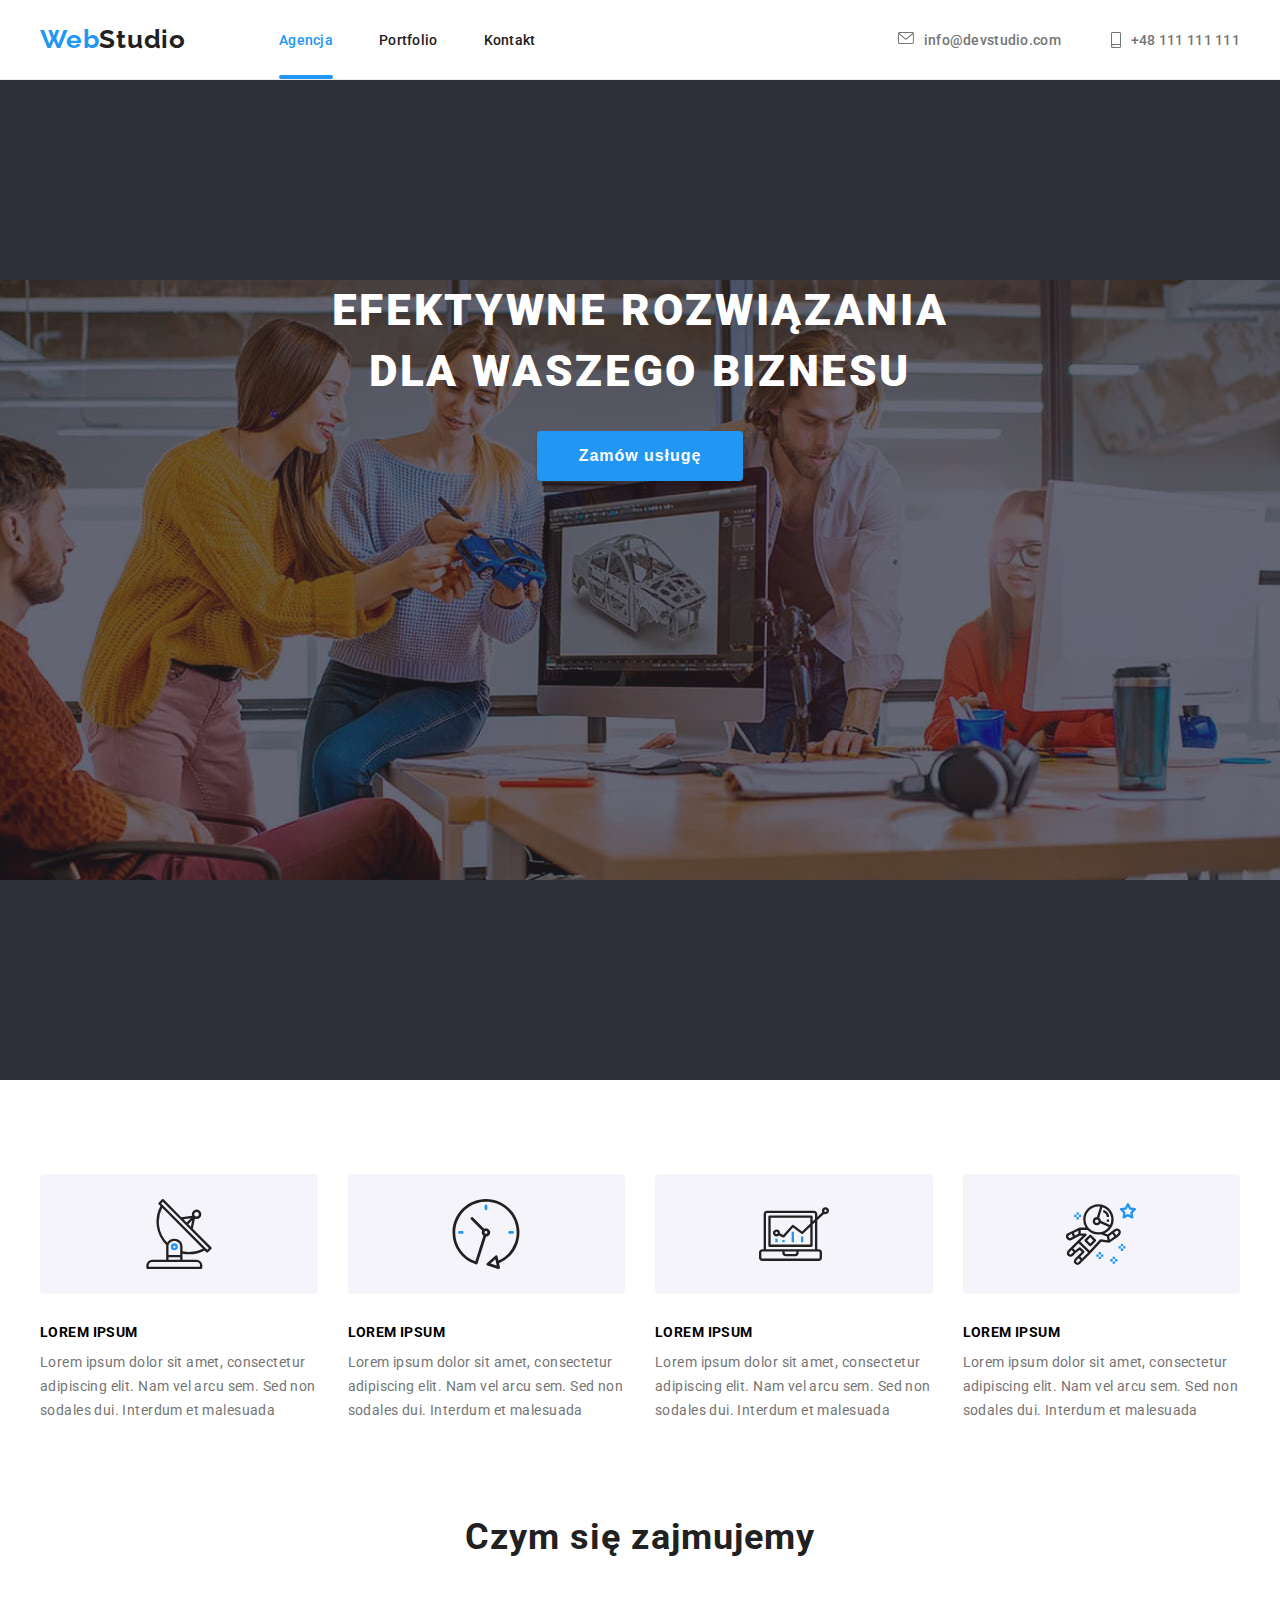
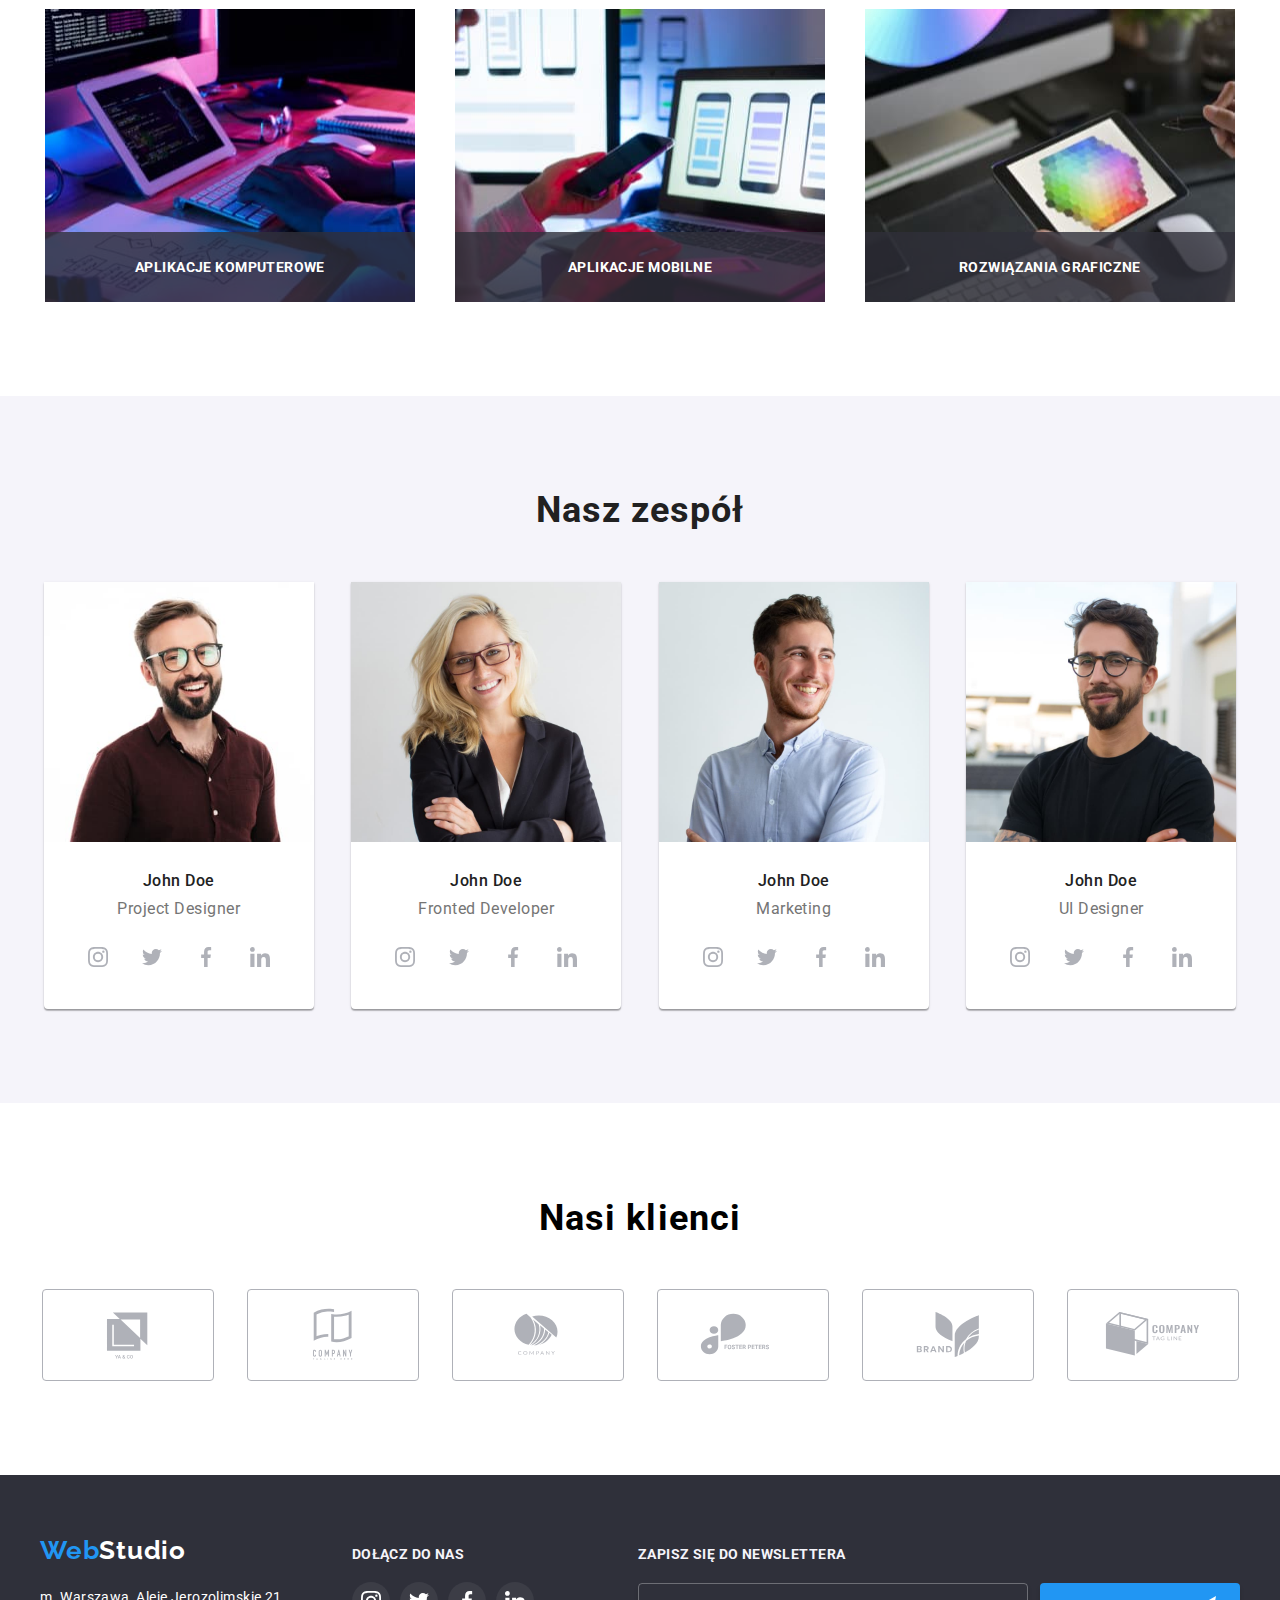
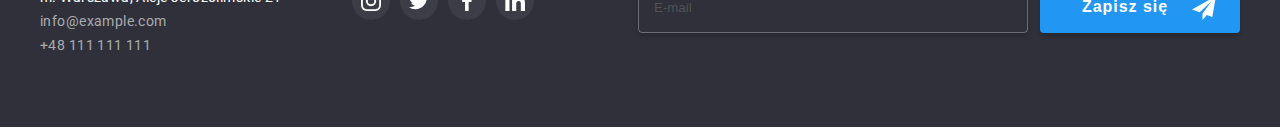
<file: index.html>
<!DOCTYPE html>
<html lang="pl">
    <head>
        <meta charset="utf-8" />
        <meta http-equiv="X-UA-Compatible" content="IE=edge" />
        <meta name="vievport" content="width=device-width, initial-scale=1.0" />
        <link
            rel="stylesheet"
            href="https://cdnjs.cloudflare.com/ajax/libs/modern-normalize/1.1.0/modern-normalize.min.css"
            integrity="sha512-wpPYUAdjBVSE4KJnH1VR1HeZfpl1ub8YT/NKx4PuQ5NmX2tKuGu6U/JRp5y+Y8XG2tV+wKQpNHVUX03MfMFn9Q=="
            crossorigin="anonymous"
            referrerpolicy="no-referrer" />
        <link rel="preconnect" href="https://fonts.googleapis.com" />
        <link rel="preconnect" href="https://fonts.gstatic.com" crossorigin/>
        <link 
        rel="stylesheet"
        href="https://fonts.googleapis.com/css2?family=Raleway:wght@700&family=Roboto:wght@400;500;700;900&display=swap" />
        <link rel="stylesheet" href="./css/styles.css" />
        <title>Zadanie domowe 6</title>
    </head>
    <body>
        <header class="header-menu">
        <div class="container menu">
             <a class="top-title" href="./index.html">Web<span class="studios">Studio</span></a>      
            <!-- Logo -->
            <nav class="menu-links">
                <ul class="list">
                    <li>
                        <a class="menu-link link-active" href="./index.html">Agencja</a>
                    </li>
                    <li>
                        <a class="menu-link" href="./portfolio.html">Portfolio</a>
                    </li>
                    <li>
                        <a class="menu-link" href="#">Kontakt</a>
                    </li>
                </ul>
            </nav>
            <ul class="social-links">
                <li>
                    <a class="link" href="mailto:info@devstudio.com">
                        <svg class="icon" width="16px" height="12px">
                        <use href="./images/icons.svg#icon-envelope">
                        </use>
                    </svg>
                    info@devstudio.com</a>
                </li>
                <li>
                    <a class="link" href="tel:+48111111111"><svg class="icon" width="10px" height="16px">
                        <use href="./images/icons.svg#icon-smartphone">
                        </use>
                    </svg>
                    +48 111 111 111</a>
                </li>
            </ul>
        </div>
        </header>
        <main>
            <section class="main-first">
            <div class="container con-first">
                <h1 class="main-first-text">EFEKTYWNE ROZWIĄZANIA DLA WASZEGO BIZNESU</h1>
                <button data-modal-open class="button-primary" type="button">Zamów usługę</button>
            <div class="backdrop is-hidden" data-modal>
                <div class="modal">
                    <p class="modal-text">Zostaw swoje dane w formularzu poniżej</p>
                    <form class="modal-form">
                        <div class="modal-list">
                        <label class="modal-lab">
                            <p>Imię</p>
                            <div class="modal-form-input">
                                <svg width="18px" height="18px" class="modal-icon">
                                    <use href="./images/symbol-defs.svg#icon-person-black-18dp-1"></use>
                                </svg>
                                <input type="text" name="name" class="modal-input" />
                            </div>
                        </label>
                        <label classs="modal-lab">
                            <p>Telefon</p>
                            <div class="modal-form-input">
                                <svg width="18px" height="18px" class="modal-icon">
                                    <use href="./images/symbol-defs.svg#icon-phone-black-18dp-1"></use>
                                </svg>
                                <input type="tel" name="telephone" class="modal-input" />
                            </div>
                        </label>
                        <label class="modal-lab">
                            <p>E-mail</p>
                            <div class="modal-form-input">
                                <svg width="18px" height="18px" class="modal-icon">
                                    <use href="./images/symbol-defs.svg#icon-email-black-18dp-1"></use>
                                </svg>
                                <input type="email" name="email" class="modal-input" />
                            </div>
                        </label>
                        <label>
                            <p>Komentarz</p>
                            <div class="modal-form-input">
                                <textarea
                                   type="text"
                                   name="comment"
                                   rows="6"
                                   placeholder="Wprowadź tekst"
                                   class="modal-input"></textarea>
                            </div>
                        </label>
                        </div>
                        <div class="checkbox">
                            <input
                              type="checkbox"
                              id="check"
                              name="checkbox"
                              class="checkbox-input" />
                            <label class="checkbox-label" for="check">
                                <svg width="13px" height="10px" class="checkbox-icon">
                                    <use href="./images/icon-check.svg#icon-checkbox"></use>
                                </svg>
                            </label>
                            <p class="checkbox-text">
                                Oświadczam iż akceptuję
                                <a href="#" class="checkbox-link">Regulamin</a> i
                                <a href="#" class="checkbox-link">Politykę Prywatności.</a>
                            </p>
                        </div>
                        <button type="submit" class="button-send">Wyślij</button>
                    </form>
                    <button class="icon-modal-close" data-modal-close>
                            <svg class="icon-svg" width="17px" height="17px">
                                <use href="./images/close-black.svg#X">
                                </use>
                            </svg>
                        </use>
                    </button>
                </div>
            </div>
            </div>
            </section>
            <section class="section descriptions">
            <div class="container">
                <ul class="desc-list">
                    <li>
                        <div class="icon-desc">
                            <svg width="70px" height="70px">
                                <use href="./images/icons.svg#icon-antenna">
                                </use>
                            </svg>
                        </div>
                        <h2 class="descriptions-name">LOREM IPSUM</h2>
                        <p class="descriptions-text">
                            Lorem ipsum dolor sit amet, consectetur adipiscing elit.
                            Nam vel arcu sem. Sed non sodales dui.
                            Interdum et malesuada
                        </p>
                    </li>
                    <li>
                        <div class="icon-desc">
                            <svg width="70px" height="70px">
                                <use href="./images/icons.svg#icon-clock">
                                </use>
                            </svg>
                        </div>
                        <h2 class="descriptions-name">LOREM IPSUM</h2>
                        <p class="descriptions-text">
                            Lorem ipsum dolor sit amet, consectetur adipiscing elit.
                            Nam vel arcu sem. Sed non sodales dui.
                            Interdum et malesuada
                        </p>
                    </li>
                    <li>
                        <div class="icon-desc">
                            <svg width="70px" height="70px">
                                <use href="./images/icons.svg#icon-diagram">
                                </use>
                            </svg>
                        </div>
                        <h2 class="descriptions-name">LOREM IPSUM</h2>
                        <p class="descriptions-text">
                            Lorem ipsum dolor sit amet, consectetur adipiscing elit.
                            Nam vel arcu sem. Sed non sodales dui.
                            Interdum et malesuada
                        </p>
                    </li>
                    <li>
                        <div class="icon-desc">
                            <svg width="70px" height="70px">
                                <use href="./images/icons.svg#icon-astronaut">
                                </use>
                            </svg>
                        </div>
                        <h2 class="descriptions-name">LOREM IPSUM</h2>
                        <p class="descriptions-text">
                            Lorem ipsum dolor sit amet, consectetur adipiscing elit.
                            Nam vel arcu sem. Sed non sodales dui.
                            Interdum et malesuada
                        </p>
                    </li>
                </ul>
            </div>
            </section>
            <section class="section work">
            <div class="container">
              <h2 class="work-text">Czym się zajmujemy</h2>
              <ul class="work-list">
                    <li class="work-images">
                    <img 
                      src="./images/programming.jpg"
                      width="370"
                      height="293"
                      alt="Ktoś pisze program na komputerze, korzystając z pomocy tableta i schematu na kartce."
                    />
                    <p class="work-desc">APLIKACJE KOMPUTEROWE</p>
                    </li>
                    <li class="work-images">
                    <img 
                    src="./images/apps.jpg"
                    width="370"
                    height="293"
                    alt="Ktoś zastanawia się nad wyborem wyglądu aplikacji na urządzeniach mobilnych."
                    />
                    <p class="work-desc">APLIKACJE MOBILNE</p>
                    </li>
                    <li class="work-images">
                    <img 
                    src="./images/colours.jpg"
                    width="370"
                    height="293"
                    alt="Wyświetlona jest tabela kolorów na tablecie."
                    />
                    <p class="work-desc">ROZWIĄZANIA GRAFICZNE</p>
                    </li>
                    </ul>
            </div>
            </section>
            <section class="section team">
            <div class="container">
                <h2 class="team-text">Nasz zespół</h2>
                <ul class="team-list">
                    <li class="team-item">
                        <img 
                        src="./images/John.jpg"
                        width="270"
                        height="260"
                        alt="Product Designer"
                        />
                        <div class="fig-team">
                            <h2 class="team-name">John Doe</h2>
                            <p class="team-job">Project Designer</p>
                        <ul class="community">
                            <a href="#" class="com-links">
                                <svg width="20px" height="20px">
                                    <use href="./images/icons.svg#icon-instagram"></use>
                                </svg>
                            </a>
                            <a href="#" class="com-links">
                                <svg width="20px" height="20px">
                                    <use href="./images/icons.svg#icon-twitter"></use>
                                </svg>
                            </a>
                            <a href="#" class="com-links">
                                <svg width="20px" height="20px">
                                    <use href="./images/icons.svg#icon-facebook"></use>
                                </svg>
                            </a>
                            <a href="#" class="com-links">
                                <svg width="20px" height="20px">
                                    <use href="./images/icons.svg#icon-linkedin"></use>
                                </svg>
                            </a>
                        </ul>
                    </div> 
                    </li>
                    <li class="team-item">
                        <img 
                        src="./images/Alice.jpg"
                        width="270"
                        height="260"
                        alt="Fronted Developer"
                        />
                        <div class="fig-team">
                            <h2 class="team-name">John Doe</h2>
                            <p class="team-job">Fronted Developer</p>
                        <div class="community">
                            <a href="#" class="com-links">
                                <svg width="20px" height="20px">
                                    <use href="./images/icons.svg#icon-instagram"></use>
                                </svg>
                            </a>
                            <a href="#" class="com-links">
                                <svg width="20px" height="20px">
                                    <use href="./images/icons.svg#icon-twitter"></use>
                                </svg>
                            </a>
                            <a href="#" class="com-links">
                                <svg width="20px" height="20px">
                                    <use href="./images/icons.svg#icon-facebook"></use>
                                </svg>
                            </a>
                            <a href="#" class="com-links">
                                <svg width="20px" height="20px">
                                    <use href="./images/icons.svg#icon-linkedin"></use>
                                </svg>
                            </a>
                        </div>
                    </div>                   
                    </li>
                    <li class="team-item">
                        <img 
                        src="./images/Rob.jpg"
                        width="270"
                        height="260"
                        alt="Marketing"
                        />
                        <div class="fig-team">
                            <h2 class="team-name">John Doe</h2>
                            <p class="team-job">Marketing</p>
                            <div class="community">
                            <a href="#" class="com-links">
                                <svg width="20px" height="20px">
                                    <use href="./images/icons.svg#icon-instagram"></use>
                                </svg>
                            </a>
                            <a href="#" class="com-links">
                                <svg width="20px" height="20px">
                                    <use href="./images/icons.svg#icon-twitter"></use>
                                </svg>
                            </a>
                            <a href="#" class="com-links">
                                <svg width="20px" height="20px">
                                    <use href="./images/icons.svg#icon-facebook"></use>
                                </svg>
                            </a>
                            <a href="#" class="com-links">
                                <svg width="20px" height="20px">
                                    <use href="./images/icons.svg#icon-linkedin"></use>
                                </svg>
                            </a>
                        </div>
                        </div>
                    </li>
                    <li class="team-item">
                        <img
                        src="./images/Jacob.jpg"
                        width="270"
                        height="260"
                        alt="UI Designer"
                        />
                        <div class="fig-team">
                            <h2 class="team-name">John Doe</h2>
                            <p class="team-job">UI Designer</p>
                            <div class="community">
                            <a href="#" class="com-links">
                                <svg width="20px" height="20px">
                                    <use href="./images/icons.svg#icon-instagram"></use>
                                </svg>
                            </a>
                            <a href="#" class="com-links">
                                <svg width="20px" height="20px">
                                    <use href="./images/icons.svg#icon-twitter"></use>
                                </svg>
                            </a>
                            <a href="#" class="com-links">
                                <svg width="20px" height="20px">
                                    <use href="./images/icons.svg#icon-facebook"></use>
                                </svg>
                            </a>
                            <a href="#" class="com-links">
                                <svg width="20px" height="20px">
                                    <use href="./images/icons.svg#icon-linkedin"></use>
                                </svg>
                            </a>
                        </div>
                        </div>
                    </li>
                </ul>
            </div>
            </section>
            <section class="section">
                <div class="container">
                    <h2 class="clients-text">Nasi klienci</h2>
                    <ul class="clients">
                        <li class="clients-item">
                            <a href="#" class="clients-link">
                                <svg class="clients-icon" width="106px" height="60px">
                                    <use href="./images/icons.svg#icon-logo-1">
                                    </use>
                                </svg>
                            </a>
                        </li>
                        <li class="clients-item">
                            <a href="#" class="clients-link">
                                <svg class="clients-icon" width="106px" height="60px">
                                    <use href="./images/icons.svg#icon-logo-2">
                                    </use>
                                </svg>
                            </a>
                        </li>
                        <li class="clients-item">
                            <a href="#" class="clients-link">
                                <svg class="clients-icon" width="106px" height="60px">
                                    <use href="./images/icons.svg#icon-logo-3">
                                    </use>
                                </svg>
                            </a>
                        </li>
                        <li class="clients-item">
                            <a href="#" class="clients-link">
                                <svg class="clients-icon" width="106px" height="60px">
                                    <use href="./images/icons.svg#icon-logo-4">
                                    </use>
                                </svg>
                            </a>
                        </li>
                        <li class="clients-item">
                            <a href="#" class="clients-link">
                                <svg class="clients-icon" width="106px" height="60px">
                                    <use href="./images/icons.svg#icon-logo-5">
                                    </use>
                                </svg>
                            </a>
                        </li>
                        <li class="clients-item">
                            <a href="#" class="clients-link">
                                <svg class="clients-icon" width="106px" height="60px">
                                    <use href="./images/icons.svg#icon-logo-6">
                                    </use>
                                </svg>
                            </a>
                        </li>
                    </ul>
                </div>
                </section>
        </main>
        <footer class="main-footer">
        <div class="container footer-wrap">
        <!-- Logo-->
        <div>
            <a class="title" href="/index.html">Web<span class="studio">Studio</span></a>
            <address class="contact">
            <ul>
              <li class="address-item">m. Warszawa, Aleje Jerozolimskie 21</li>
              <li>
              <a class="links" href="mailto:info@example.com">info@example.com</a>
              </li>
              <li>
              <a class="links" href="tel:+48111111111">+48 111 111 111</a>
              </li>
            </ul>
            </address>
        </div>
        <div class="join-us">
                <p class="join-us-text">DOŁĄCZ DO NAS</p>
                <ul class="com-footer">
                    <a href="#" class="com-link-footer"
                    ><svg width="20px" height="20px">
                      <use href="./images/icons.svg#icon-instagram"></use>
                    </svg>
                  </a>
                  <a href="#" class="com-link-footer"
                  ><svg width="20px" height="20px">
                    <use href="./images/icons.svg#icon-twitter"></use>
                  </svg>
                </a>
                <a href="#" class="com-link-footer"
                ><svg width="20px" height="20px">
                  <use href="./images/icons.svg#icon-facebook"></use>
                </svg>
              </a>
              <a href="#" class="com-link-footer"
              ><svg width="20px" height="20px">
                <use href="./images/icons.svg#icon-linkedin"></use>
              </svg>
            </a>
        </ul>
        </div>
        <form name="singup-form" class="newsletter">
            <p class="newsletter-text">ZAPISZ SIĘ DO NEWSLETTERA</p>
            <div class="news-div">
            <input
                class="newsletter-input"
                type="email"
                name="email"
                placeholder="E-mail"
            />
            <button type="submit" class="button-send">
                Zapisz się 
                <svg width="24px" height="24px" class="newsletter-icon">
                    <use href="./images/symbol-defs.svg#icon-icon-send"></use>
                </svg>
            </button>
            </div>
        </form>
        </div>
        </footer>
        <script src="./js/modal.js"></script>
    </body>
</html>
</file>
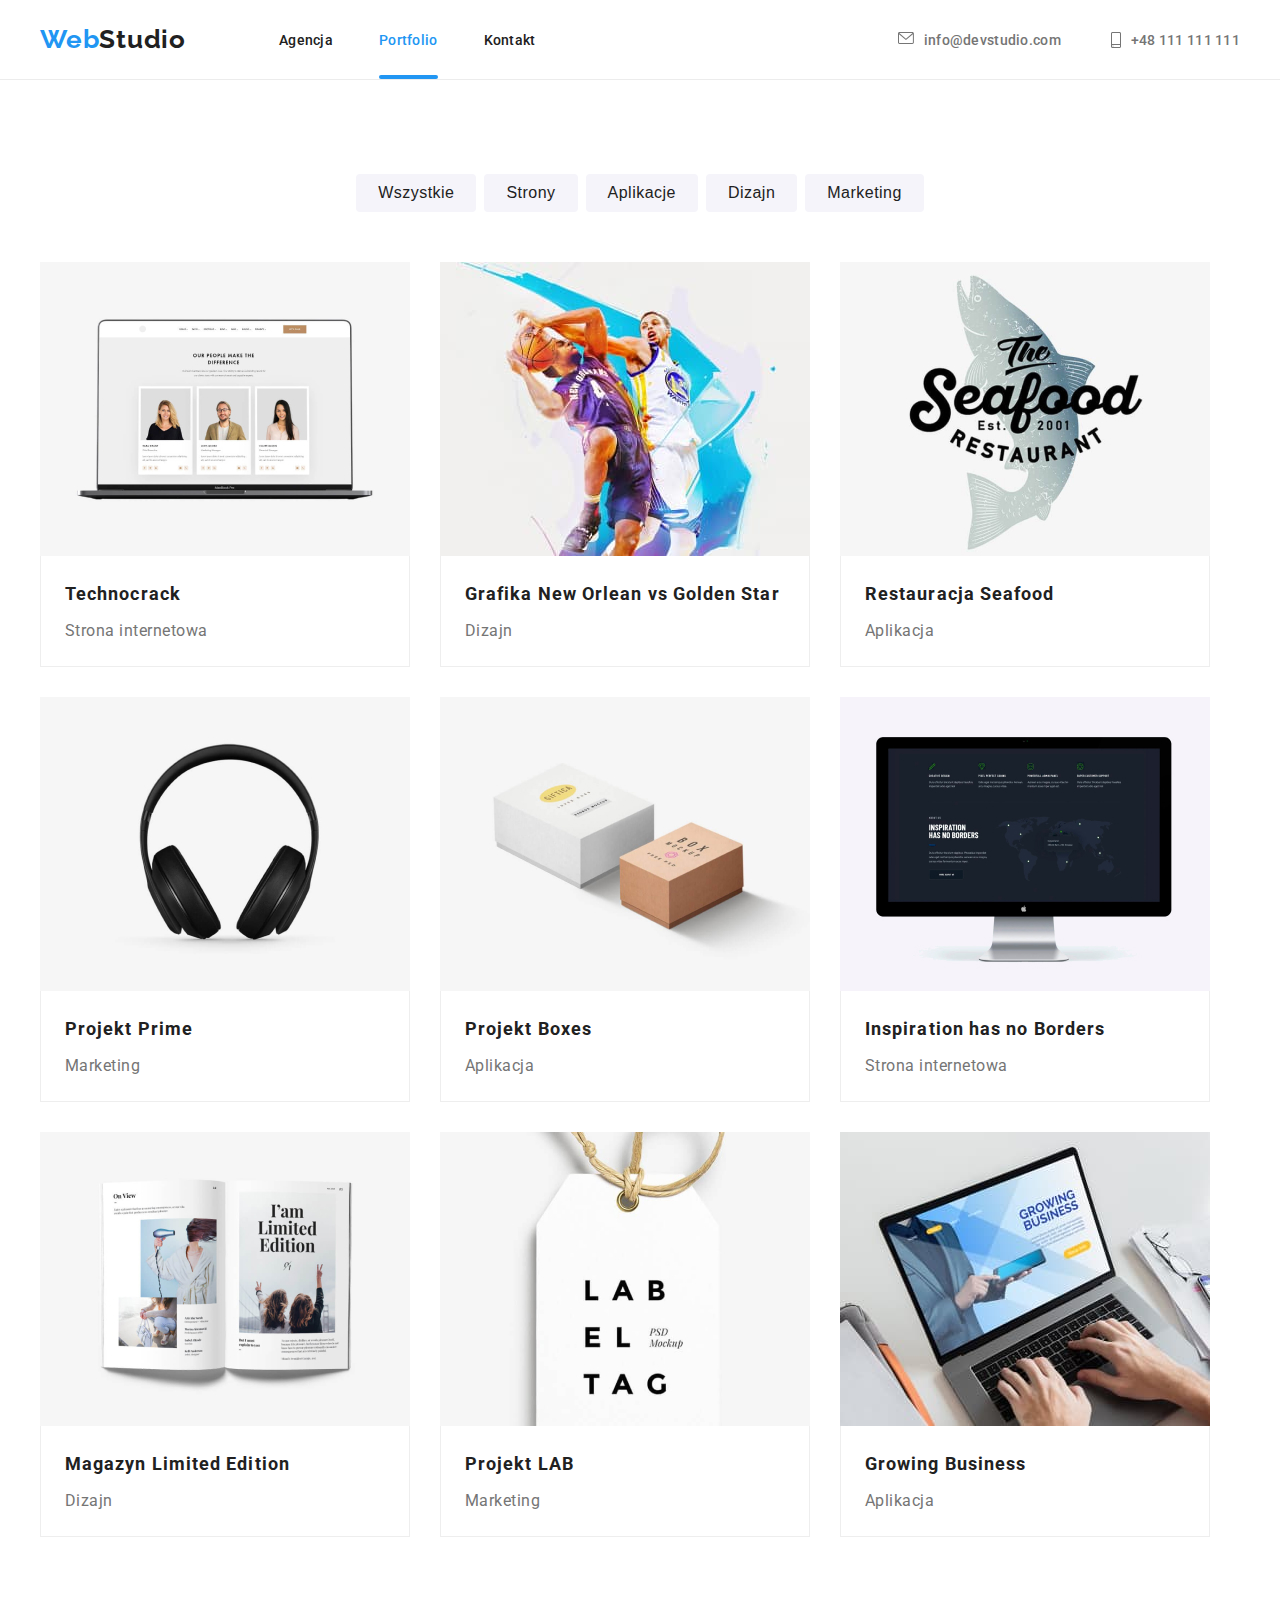
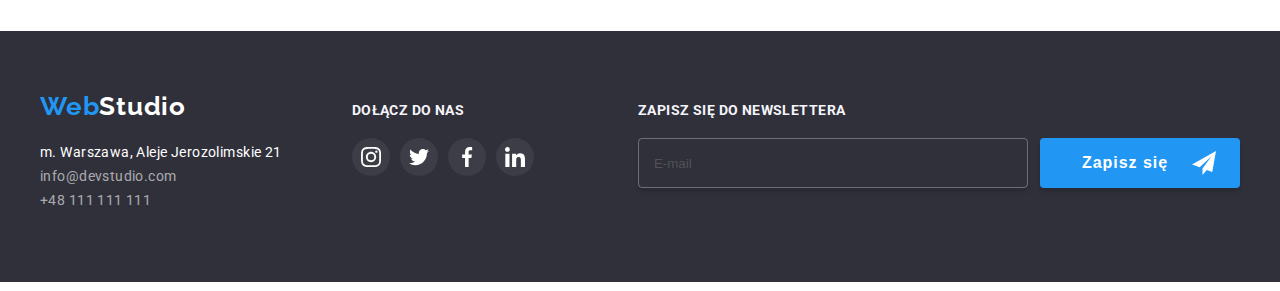
<file: portfolio.html>
<!DOCTYPE html>
<html lang="pl">
    <head>
        <title>Portfolio</title>
        <meta charset="UTF-8" />
        <meta http-equiv="X-UA-Compatible" content="IE=edge" />
        <meta name="viewport" content="width=device-width, initial-scale=1.0" />
        <link
        rel="stylesheet"
        href="https://cdnjs.cloudflare.com/ajax/libs/modern-normalize/1.1.0/modern-normalize.min.css"
        integrity="sha512-wpPYUAdjBVSE4KJnH1VR1HeZfpl1ub8YT/NKx4PuQ5NmX2tKuGu6U/JRp5y+Y8XG2tV+wKQpNHVUX03MfMFn9Q=="
        crossorigin="anonymous"
        referrerpolicy="no-referrer" />
        <link rel="preconnect" href="https://fonts.googleapis.com" />
        <link rel="preconnect" href="https://fonts.gstatic.com" crossorigin />
        <link rel="stylesheet" href="./css/styles.css" />
        <link rel="stylesheet" href="https://fonts.googleapis.com/css2?family=Raleway:wght@700&family=Roboto:wght@400;500;700;900&display=swap" />
    </head>
    <body>
        <header class="header-menu">
          <div class="container menu">
            <a class="top-title" href="./index.html">Web<span class="studios">Studio</span></a>
            <nav class="menu-links">
            <ul class="list">
            <li>
                <a class="menu-link" href="./index.html">Agencja</a>
            </li>
            <li>
                <a class="menu-link link-active" href="./portfolio.html">Portfolio</a>
            </li>
            <li>
                <a class="menu-link" href="#">Kontakt</a>
            </li>
            </ul>
          </nav>
          <ul class="social-links">
            <li>
                <a class="link" href="mailto:info@devstudio.com"><svg class="icon" width="16px" height="12px">
                  <use href="./images/icons.svg#icon-envelope">
                  </use>
              </svg>
              info@devstudio.com</a>
            </li>
            <li>
                <a class="link" href="tel:+48111111111"><svg class="icon" width="10px" height="16px">
                  <use href="./images/icons.svg#icon-smartphone">
                  </use>
              </svg>
              +48 111 111 111</a>
            </li>
          </ul>
          </div>
        </header>
        <main>
          <div class="section">
          <div class="container">
          <ul class="portfolio-buttons">
            <li>
                <button class="buttons" type="button">Wszystkie</button>
            </li>
            <li>
                <button class="buttons" type="button">Strony</button>
            </li>
            <li>
                <button class="buttons" type="button">Aplikacje</button>
            </li>
            <li>
                <button class="buttons" type="button">Dizajn</button>
            </li>
            <li>
                <button class="buttons" type="button">Marketing</button>
            </li>
          </ul>
        </div>
          <div class="container">
            <ul class="portfolio-list">
            <li class="portfolio-items">
            <a href class="portfolio-images">
              <div class="container-port">
              <img src="./images/Technocrack.jpg" alt="Laptop przedstawiający stronę internetową." width="370" height="294" />
            <div class="overlay">
              <p>
                Technocrack jest popularną platformą wykorzystywaną do
                rozpowszechniania koronawirusa. Firmy wykorzystują tę
                platformę do celów szpiegowskich i ataków na
                niezabezpieczone serwery konkurencji
              </p>
            </div>
            </div>
            <div class="portfolio-figa">
                <h2 class="portfolio-name">Technocrack</h2>
                <p class="portfolio-type">Strona internetowa</p>
            </div>
          </a>
            </li>
            <li class="portfolio-items">
            <a href class="portfolio-images">
              <div class="container-port">  
              <img src="./images/NewOrlean.jpg" alt="Dwie drużyny koszykarskie." width="370" height="294" />
            <div class="overlay">
              <p>
                Technocrack jest popularną platformą wykorzystywaną do
                rozpowszechniania koronawirusa. Firmy wykorzystują tę
                platformę do celów szpiegowskich i ataków na
                niezabezpieczone serwery konkurencji
              </p>
            </div>
            </div>
            <div class="portfolio-figa">
                <h2 class="portfolio-name">Grafika New Orlean vs Golden Star</h2>
                <p class="portfolio-type">Dizajn</p>
            </div>
          </a>
            </li>
            <li class="portfolio-items">
            <a href class="portfolio-images">
              <div class="container-port">
              <img src="./images/Seafood.jpg" alt="Logo przedstawiające nazwę restauracji." width="370" height="294" />
              <div class="overlay">
                <p>
                  Technocrack jest popularną platformą wykorzystywaną do
                  rozpowszechniania koronawirusa. Firmy wykorzystują tę
                  platformę do celów szpiegowskich i ataków na
                  niezabezpieczone serwery konkurencji
                </p>
              </div>
              </div>
            <div class="portfolio-figa">
              <h2 class="portfolio-name">Restauracja Seafood</h2>
              <p class="portfolio-type">Aplikacja</p>
            </div>
          </a>
            </li>
            <li class="portfolio-items">
            <a href class="portfolio-images">
              <div class="container-port">
              <img src="./images/Prime.jpg" alt="Czarne słuchawki." width="370" height="294" />
              <div class="overlay">
                <p>
                  Technocrack jest popularną platformą wykorzystywaną do
                  rozpowszechniania koronawirusa. Firmy wykorzystują tę
                  platformę do celów szpiegowskich i ataków na
                  niezabezpieczone serwery konkurencji
                </p>
              </div>
              </div>
            <div class="portfolio-figa">
                <h2 class="portfolio-name">Projekt Prime</h2>
                <p class="portfolio-type">Marketing</p>
            </div>
          </a>
            </li>
            <li class="portfolio-items">
            <a href class="portfolio-images">
              <div class="container-port">
              <img src="./images/Boxes.jpg" alt="Dwa pudełka: różowe i białe." width="370" height="294" />
              <div class="overlay">
                <p>
                  Technocrack jest popularną platformą wykorzystywaną do
                  rozpowszechniania koronawirusa. Firmy wykorzystują tę
                  platformę do celów szpiegowskich i ataków na
                  niezabezpieczone serwery konkurencji
                </p>
              </div>
              </div>
            <div class="portfolio-figa">
                <h2 class="portfolio-name">Projekt Boxes</h2>
                <p class="portfolio-type">Aplikacja</p>
            </div>
          </a>
            </li>
            <li class="portfolio-items">
            <a href class="portfolio-images">
              <div class="container-port">
                <img src="./images/Inspiration.jpg" alt="Monitor rzedstwiający stronę z mapą świata." width="370" height="294" />
                <div class="overlay">
                  <p>
                    Technocrack jest popularną platformą wykorzystywaną do
                    rozpowszechniania koronawirusa. Firmy wykorzystują tę
                    platformę do celów szpiegowskich i ataków na
                    niezabezpieczone serwery konkurencji
                  </p>
                </div>
                </div>
            <div class="portfolio-figa">
                <h2 class="portfolio-name">Inspiration has no Borders</h2>
                <p class="portfolio-type">Strona internetowa</p>
            </div>
          </a>
            </li>
             <li class="portfolio-items">
            <a href class="portfolio-images">
              <div class="container-port">
              <img src="./images/Magazyn.jpg" alt="Magazyn modowy." width="370" height="294" />
              <div class="overlay">
                <p>
                  Technocrack jest popularną platformą wykorzystywaną do
                  rozpowszechniania koronawirusa. Firmy wykorzystują tę
                  platformę do celów szpiegowskich i ataków na
                  niezabezpieczone serwery konkurencji
                </p>
              </div>
              </div>
            <div class="portfolio-figa">
                <h2 class="portfolio-name">Magazyn Limited Edition</h2>
                <p class="portfolio-type">Dizajn</p>
            </div>
          </a>
            </li>
            <li class="portfolio-items">
            <a href class="portfolio-images">
              <div class="container-port">
              <img src="./images/Labb.jpg" alt="Metka." width="370" height="294" />
              <div class="overlay">
                <p>
                  Technocrack jest popularną platformą wykorzystywaną do
                  rozpowszechniania koronawirusa. Firmy wykorzystują tę
                  platformę do celów szpiegowskich i ataków na
                  niezabezpieczone serwery konkurencji
                </p>
              </div>
              </div>
            <div class=portfolio-figa>
                <h2 class="portfolio-name">Projekt LAB</h2>
                <p class="portfolio-type">Marketing</p>
            </div>
          </a>
            </li>
            <li class="portfolio-items">
            <a href class="portfolio-images">
              <div class="container-port">
              <img src="./images/Growing.jpg" alt="Laptop." width="370" height="294" />
              <div class="overlay">
                <p>
                  Technocrack jest popularną platformą wykorzystywaną do
                  rozpowszechniania koronawirusa. Firmy wykorzystują tę
                  platformę do celów szpiegowskich i ataków na
                  niezabezpieczone serwery konkurencji
                </p>
              </div>
              </div>
            <div class="portfolio-figa">
                <h2 class="portfolio-name">Growing Business</h2>
                <p class="portfolio-type">Aplikacja</p>
            </div>
          </a>
            </li>
            </ul>
           </div> 
        </div>
        </main>
        <footer class="main-footer">
        <div class="container footer-wrap">
        <!-- Logo--> 
        <div>
          <a class="title" href="/index.html">Web<span class="studio">Studio</span></a>
          <address class="contact">
            <ul>
              <li class="address-item">m. Warszawa, Aleje Jerozolimskie 21</li>
              <li>
              <a class="links" href="mailto:info@devstudio.com">info@devstudio.com</a>
              </li>
              <li>
              <a class="links" href="tel:+48111111111">+48 111 111 111</a>
              </li>
            </ul>
          </address>
          </div>
          <div class="join-us">
            <p class="join-us-text">DOŁĄCZ DO NAS</p>
            <ul class="com-footer">
                <a href="#" class="com-link-footer">
                  <svg width="20px" height="20px">
                  <use href="./images/icons.svg#icon-instagram">
                  </use>
                </svg>
                </a>
                <a href="#" class="com-link-footer">
                  <svg width="20px" height="20px">
                  <use href="./images/icons.svg#icon-twitter">
                  </use>
                </svg>
                </a>
                <a href="#" class="com-link-footer">
                  <svg width="20px" height="20px">
                  <use href="./images/icons.svg#icon-facebook">
                  </use>
                  </svg>
                </a>
                <a href="#" class="com-link-footer">
                  <svg width="20px" height="20px">
                  <use href="./images/icons.svg#icon-linkedin">
                  </use>
                  </svg>
                </a>
            </ul>
        </div>
        <form name="singup-form" class="newsletter">
          <p class="newsletter-text">ZAPISZ SIĘ DO NEWSLETTERA</p>
          <div class="news-div">
          <input
              class="newsletter-input"
              type="email"
              name="email"
              placeholder="E-mail"
          />      
          <button type="submit" class="button-send">
              Zapisz się 
              <svg width="24px" height="24px" class="newsletter-icon">
                  <use href="./images/symbol-defs.svg#icon-icon-send"></use>
              </svg>
          </button>
          </div>
      </form>
        </div>
        </footer>
      </body>
    </html>
</file>
<file: css/styles.css>
* {
    margin: 0;
    padding: 0;
}
*::before,
*::after {
    box-sizing: border-box;
}
body {
    font-family: Roboto, sans-serif;
    color: black;
    letter-spacing: 0.03em;
    margin-bottom: 9px;
}
.button-primary:hover ,
.button-primary:active {
    cursor: pointer;
}
img {
    display: block;
}
.section {
    padding-top: 94px;
    padding-bottom: 94px;
}
.main-footer {
    background-color: #2F303A;
    color: black;
    padding: 60px 0;
}
.main-first {
    background-image: linear-gradient(rgba(47,48,58,0.4), rgba(47,48,58,0.4)), url("../images/baner.jpg");
    background-position: center;
    background-repeat: no-repeat;
    background-color:#2F303A;
    color: #FFFFFF;
    text-align: center;
    padding: 200px 0;
    max-width: 1600px;
    height: 600px;
    margin: 0 auto;
}
.main-first-text {
    font-weight: 900;
    font-size: 44px;
    line-height: 1.37;
    letter-spacing: 0.06em;
    text-align: center;
    max-width: 696px;
}
.header-menu {
    border-bottom: 1px solid rgba(236, 236, 236, 1);
}
.nav-link:hover,
.nav-link:active,
.nav-link:focus {
    cursor: pointer;
    color: #2196f3;
}
link:hover {
    text-decoration-color: #2196F3;
}
h1 {
    font-size: 44px;
    font-weight: 900;
    line-height: 1.36;
    letter-spacing: 0.03em;
}
.con-first {
    padding-top: 200px;
    padding-bottom: 280px;
    max-width: 696px;
    justify-content: center;
    text-align: center;
    margin: 0 auto;
}
.buttons:hover ,
.buttons:active,
.buttons:focus {
    background-color: #2196F3;
    color: #FFFFFF;
    box-shadow: 0 3px 1px rgba(0, 0, 0, 0.1), 0px 1px 2px rgba(0, 0, 0, 0.08),
    0px 2px 2px rgba(0, 0, 0, 0.12);
}
ul {
    list-style-type: none;
    letter-spacing: 0.03em;
}
.descriptions-name {
    font-weight: 700;
    font-size: 14px;
    line-height: 1.2;
    letter-spacing: 0.03em;
    margin-bottom: 10px;
}
.descriptions-text {
    font-size: 14px;
    line-height: 1.71;
    letter-spacing: 0.03em;
}
button {
    color: #FFFFFF;
    background-color: #2196F3;
    border: #2196F3;
}
.buttons {
    color: #212121;
    background-color:#F5F4FA; 
    cursor: pointer;
    font-size: 16px;
    font-weight: 500;
    line-height: 1.62;
    text-align: center;
    letter-spacing: 0.03em;
    border: none;
    padding: 6px 22px;
    border-radius: 4px;
    transition-property: color, background-color, box-shadow;
    transition-duration: 250ms;
    transition-timing-function: cubic-bezier(0.4, 0, 0.2, 1);
}
p {
    color: #757575;
    letter-spacing: 0.03em;
    font-size: 14px;
    line-height: 1.71;
}
.work-text {
    color: #212121;
    font-size: 36px;
    font-weight: 700;
    line-height: 1.16;
    letter-spacing: 0.03em;
    text-align: center;
    padding-bottom: 50px;
    margin-top: -94px;
}
.work-list {
    list-style-type: none;
    display: flex;
    column-gap: 30px;
    justify-content: space-around;
}
.team {
    text-align: center;
    background: #F5F4FA;
}
.team-list {
    list-style-type: none;
    display: flex;
    column-gap: 30px;
    justify-content: space-around;
}
.team-item {
    box-shadow: 0px 2px 1px 0px rgba(0, 0, 0, 0.2),
    0px 1px 1px 0px rgba(0, 0, 0, 0.14), 0px 1px 3px 0px rgba(0, 0, 0, 0.12);
    border-radius: 0px 0px 4px 4px;
    background-color: #FFFFFF;
}
.fig-team {
    padding: 30px 0;
}
.team-text {
    color: #212121;
    font-size: 36px;
    font-weight: 700;
    line-height: 1.16;
    letter-spacing: 0.03em;
    text-align: center;
    padding-bottom: 50px;
}
.team-name {
    color: #212121;
    font-size: 16px;
    font-weight: 500;
    line-height: 1.18;
    letter-spacing: 0.03em;
    text-align: center;
    margin-bottom: 10px;
}
.team-job {
    color: #757575;
    font-size: 16px;
    line-height: 1.18;
    letter-spacing: 0.03em;
}
.portfolio-name {
    color: #212121;
    font-size: 18px;
    font-weight: 700;
    line-height: 2;
    letter-spacing: 0.06em;
    margin-bottom: 4px;
}
.portfolio-type {
    color: #757575;
    font-size: 16px;
    line-height: 1.87;
    letter-spacing: 0.03em;
    padding-top: 0;
}
.portfolio-buttons {
    list-style-type: none;
    display: flex;
    justify-content: center;
    column-gap: 8px;
    padding-bottom: 50px;
}
.portfolio-list {
    display: flex;
    flex-wrap: wrap;
    list-style-type: none;
    gap: 30px;
    transition-property: box-shadow;
    transition-duration: 250ms;
    transition-timing-function: cubic-bezier(0.4, 0, 0.2, 1);
}
.link-active:after {
    content: "";
    position: absolute;
    background: #2196F3;
    color: #2196F3;
    border-radius: 2px;
    width: 100%;
    height: 4px;
    bottom: 1px;
    left: 0;
}
.portfolio-images {
    display: block;
    transition: box-shadow 250ms;
    text-decoration: none;
}
.portfolio-images:hover,
.portfolio-images:focus {
    box-shadow: 0px 4px 4px rgba(0, 0, 0, 0.25);
}
.portfolio-figa {
    border-bottom: 1px solid  rgba(238, 238, 238, 1);
    border-left: 1px solid  rgba(238, 238, 238, 1);
    border-right: 1px solid  rgba(238, 238, 238, 1);
    padding: 20px 24px 20px 24px;
}
.address-item {
    font-style: normal;
    color: #FFFFFF;
    letter-spacing: 0.03em;
    font-size: 14px;
    line-height: 1.71;
}
.links {
    color:#FFFFFF99;
    text-decoration: none;
    font-style: normal;
    font-size: 14px;
    line-height: 1.71;
    letter-spacing: 0.03em;
}
.links:hover,
.links:active,
.links:focus {
    cursor: pointer;
    color:#2196F3;
}
.footer-wrap {
    display: flex;
    align-items: baseline;
}
.menu-links {
    text-decoration: none; 
    letter-spacing: 0.03em;
    padding-top: 26px;
    padding-bottom: 26px;
}
.social-links {
    display: flex;
    gap: 50px;
    margin-left: auto;
}
.link {
    text-decoration: none;
    color: #757575;
    font-size: 14px;
    font-weight: 500;
    letter-spacing: 0.02em;
    line-height: 1.17;
    display: flex;
    transition-property: color;
    transition-duration: 250ms;
    transition-timing-function: cubic-bezier(0.4, 0, 0.2, 1);
}
.link:hover ,
.link:active,
.link:focus { 
    color: #2196F3;
}
.container-port {
    position: relative;
    overflow: hidden;
}
.container-port:hover .overlay,
.container-port:active .overlay,
.container-port:focus .overlay {
  transform: translateY(0);
  transition: transform 250ms cubic-bezier(0.4, 0, 0.2, 1);
}
.portfolio-images:hover .overlay,
.portfolio-images:focus .overlay {
  transform: translateY(0);
}
.top-title {
    color: #2196F3;
    font-family: Raleway;
    font-size: 26px;
    letter-spacing: 0.03em;
    font-weight: 700;
    line-height: 1.17;
    text-decoration: none;
    padding-top: 24px;
    padding-bottom: 25px;
    margin-right: 93px;
}
.title {
    color: #2196F3;
    font-family: Raleway;
    font-size: 26px;
    letter-spacing: 0.03em;
    font-weight: 700;
    line-height: 1.17;
    text-decoration: none;
    display: flex;
    margin-bottom: 20px;
}
.studio {
    color: #FFFFFF;
    font-family: Raleway;
    text-decoration: none;
}
.studios {
    color: #212121;
    font-family: Raleway;
    text-decoration: none;
}
.button-primary {
    line-height: 1.87;
    font-size: 16px;
    font-weight: 700;
    letter-spacing: 0.06em;
    border-radius: 4px;
    padding-top: 40px;
    padding: 10px 42px;
    box-shadow: 0 4px 4px rgba(0, 0, 0, 0.15);
}
.menu-link {
    text-decoration: none;
    color: #212121;
    letter-spacing: 0.02em;
    font-size: 14px;
    font-weight: 500;
    line-height: 1.15;
    padding-top: 32px;
    padding-bottom: 32px;
    transition-property: color;
    transition-duration: 250ms;
    transition-timing-function: cubic-bezier(0.4, 0, 0.2, 1);
}
.menu-link:hover,
.menu-link:active,
.menu-link:focus {
    cursor: pointer;
    color: #2196F3;
}
.container {
    max-width: 1200px;
    padding: 0 15px;
    margin: 0 auto;
}
.menu-contact {
    display: flex;
    align-items: center;
    column-gap: 93px;
}
.menu {
    background-color: #FFFFFF;
    display: flex;
    align-items: center;
    justify-content: space-between;
}
.list {
    display: flex;
    column-gap: 46px;
    list-style-type: none;
}
.list .active:active {
    color: #2196F3;
}
.list .link-active {
    color: #2196F3;
    position: relative;
}
.desc-list {
    list-style-type: none;
    display: flex;
    column-gap: 30px;
}
.con-first {
    display: flex;
    flex-direction: column;
    justify-content: center;
    align-items: center;
    gap: 30px;
}
.descriptions {
    display: flex;
    justify-content: space-around;
    column-gap: 30px;
}
.clients-text {
    font-weight: 700;
    font-size: 36px;
    line-height: 1.17;
    letter-spacing: 0.03em;
    text-align: center;
    margin-bottom: 50px;
}
.clients {
    display: flex;
    justify-content: space-around;
    column-gap: 30px;
}
.clients-item {
    list-style: none;
}
.clients-icon {
    fill: currentColor;
}
.clients-link {
    display: flex;
    border: 1px solid currentColor;
    color: #AFB1B8;
    border-radius: 4px;
    width: 170px;
    height: 90px;
    display: flex;
    align-items: center;
    justify-content: center;
    transition-property: color;
    transition-duration: 250ms;
    transition-timing-function: cubic-bezier(0.4, 0, 0.2, 1);
  }
.clients-link:hover,
.clients-link:focus {
    color: #2196F3;
}
.join-us {
    margin-left: 70px;
}
.join-us-text {
    color: #F5F4FA;
    font-weight: 700;
    font-size: 14px;
    line-height: 1.17;
    letter-spacing: 0.03em;
    margin-bottom: 20px;
    width: 113px;
    height: 16px;
}
.com-footer {
    display: flex;
    column-gap: 10px;
}
.com-link-footer {
    fill: #FFFFFF;
    background-color: #ffffff10;
    border-radius: 50% 50%;
    display: flex;
    align-items: center;
    justify-content: center;
    padding: 9px;
    transition-property: fill, background-color, border-radius;
    transition-duration: 250ms;
    transition-timing-function: cubic-bezier(0.4, 0, 0.2, 1);
  }
.com-link-footer:hover,
.com-link-footer:focus {
    fill: #FFFFFF;
    background-color: #2196F3;
    border-radius: 50% 50%;
    cursor: pointer;
}
.icon {
    fill: currentColor;
    margin-right: 10px;
    transition-property: fill;
    transition-duration: 250ms;
    transition-timing-function: cubic-bezier(0.4, 0, 0.2, 1);
} 
.icon-desc {
    border-radius: 4px;
    background-color: #F5F4FA;
    margin-bottom: 30px;
    height: 120px;
    display: flex;
    align-items: center;
    justify-content: center;
}
.icon-modal-close {
    display: flex;
    justify-content: center;
    align-items: center;
    width: 30px;
    height: 30px;
    right: 0;
    top: 0;
    padding: 6px;
    margin: 8px;
    position: absolute;
    color: #212121;
    border-radius: 50%;
    border: 1px solid rgba(0, 0, 0, 0.1);
    background-color: #FFFFFF;
  }
.icon-modal-close:hover {
    cursor: pointer;
}
.is-hidden {
    pointer-events: none;
    visibility: hidden;
    opacity: 0;
}
.is-hidden .modal {
    transform: scale(0);
    opacity: 0;
}
.community {
    display: flex;
    justify-content: center;
    column-gap: 10px;
    margin-top: 16px;
}
.com-links {
    fill: #AFB1B8;
    display: flex;
    align-items: center;
    justify-content: center;
    width: 44px;
    height: 44px;
    border-radius: 50%;
    transition-property: fill, background-color;
    transition-duration: 250ms;
    transition-timing-function: cubic-bezier(0.4, 0, 0.2, 1);
}
.com-links:hover,
.com-links:focus {
    fill: #F5F4FA;
    background-color: #2196f3;
}
.backdrop {
    position: fixed;
    width: 100%;
    height: 100%;
    top: 0;
    left: 0;
    background-color: rgba(0, 0, 0, 0.2);
    transition-property: hidden 0;
}
.list .link-active {
    color: #2196F3;
}
.modal {
    position: absolute;
    width: 528px;
    height: 581px;
    top: 50%;
    left: 50%;
    transform: translate(-50%, -50%);
    border-radius: 4px;
    background-color: #FFFFFF;
    box-shadow: 0 2px 1px 0 rgba(0, 0, 0, 0.2), 0 1px 1px 0 rgba(0, 0, 0, 0.14),
      0 1px 3px 0 rgba(0, 0, 0, 0.12);
    transition: 1s ease-in-out;
    padding: 40px;
}
.modal-list {
    flex-flow: row;
    row-gap: 10px;
    margin-bottom: 20px;
}
.work-images {
    position: relative;
}
.work-images > .work-desc {
    position: absolute;
    background-color: rgba(47, 48, 58, 0.8);
    color: #FFFFFF;
    font-size: 14px;
    font-weight: 700;
    line-height: 1.17;
    letter-spacing: 0.03em;
    bottom: 0;
    width: 100%;
    height: 70px;
    display: flex;
    align-items: center;
    justify-content: center;
}
.overlay {
    position: absolute;
    width: 100%;
    height: 100%;
    top: 0;
    left: 0;
    transform: translateY(100%);
    transition: transform 250ms cubic-bezier(0.4, 0, 0.2, 1);
}
.overlay p {
    font-size: 18px;
    line-height: 1.5;
    letter-spacing: 0.03em;
    color: rgba(255, 255, 255, 1);
    background-color: rgba(33, 150, 243, 0.9);
    padding: 55px 45px 49px 24px;
}
.contact {
    margin-bottom: 9px;
}
textarea {
    resize: none;
    font-size: 12px;
    line-height: 1.17;
    letter-spacing: 0.01em;
    height: 120px;
}
::placeholder {
    color: rgba(117, 117, 117, 0.5);
}
.button-send {
    height: 50px;
    display: inline-flex;
    align-items: center;
    padding: 10px 24px 10px 42px;
    color: #FFFFFF;
    font-size: 16px;
    font-weight: 700;
    line-height: 1.8;
    letter-spacing: 0.06em;
    background-color: #2196F3;
    border: none;
    border-radius: 4px;
    box-shadow: 0 4px 4px 0 rgba(0, 0, 0, 0.15);
}
.button-send:hover {
    cursor: pointer;
}
.checkbox {
    position: relative;
    display: flex;
    align-items: center;
    margin-bottom: 30px;
}
.checkbox-icon {
    position: absolute;
    top: 2px;
    left: 1px;
    fill: #FFFFFF;
    padding: 1px;
}
.checkbox-input {
    position: absolute;
    width: 100%;
    height: 100%;
    clip: rect(1px 1px 1px 1px);
    margin-bottom: 20px;
}
.checkbox-label {
    position: relative;
    border: 2px solid #212121;
    border-radius: 2px;
    width: 16px;
    height: 15px;
}
.checkbox-label:focus,
.checkbox-label:hover {
    border-color: #2196F3;
}
.checkbox-link {
    color: #2196F3;
}
.checkbox-input:checked + .checkbox-label {
    background-color: #2196F3;
    border: 0.2px solid #FFFFFF;
    border-radius: 2px;
}
.checkbox-text {
    font-size: 14px;
    line-height: 1.71;
    letter-spacing: 0.03em;
    color: #757575;
    padding-left: 8px;
}
.modal-form {
    display: flex;
    flex-direction: column;
}
.modal-text {
    font-size: 20px;
    font-weight: 700;
    line-height: 1.17;
    letter-spacing: 0.03em;
    color: #212121;
    margin-bottom: 12px;
}
.modal-input {
    border: none;
    outline: none;
    margin-left: 12px;
    width: 100%;
}
.modal-form label p {
    display: flex;
    font-size: 12px;
    line-height: 1.17;
    letter-spacing: 0.01em;
    color: #757575;
    margin-bottom: 4px;
}
.modal-form .button-send {
    display: flex;
    justify-content: center;
    width: 200px;
    padding: 0;
    margin: 0 auto;
}
.modal-form-input {
    display: flex;
    border: 1px solid rgba(33, 33, 33, 0.2);
    border-radius: 4px;
    padding: 11px 0 11px 12px;
    align-items: center;
    transition-property: border-color;
    transition-duration: 250ms;
    transition-timing-function: cubic-bezier(0.4, 0, 0.2, 1);
}
.modal-form-input:focus-within,
.modal-form-input:hover {
    border-color: #2196F3;
}
.modal-icon {
    display: block;
    fill: #212121;
    transition-property: fill;
    transition-duration: 250ms;
    transition-timing-function: cubic-bezier(0.4, 0, 0.2, 1);
}
.modal-form-input:focus-within .modal-icon,
.modal-form-input:hover .modal-icon {
    fill: #2196F3;
}
.newsletter {
    margin-left: auto;
}
.newsletter-input {
    color: #FFFFFF;
    display: flex;
    background-color: transparent;
    border: 1px solid rgba(255, 255, 255, 0.3);
    border-radius: 4px;
    padding: 15px;
    box-shadow: 0 4px 4px 0 rgba(0, 0, 0, 0.15);
    width: 358px;
    outline: none;
}
.newsletter-input:focus,
.newsletter-input:hover {
    border-color: #2196F3;
}
.newsletter-text {
    font-size: 14px;
    font-weight: 700;
    line-height: 1.17;
    letter-spacing: 0.03em;
    color: #F5F4FA;
    margin-bottom: 20px;
}
.newsletter-icon {
    fill: #FFFFFF;
    margin-left: 24px;
}
.news-div {
    display: flex;
    gap: 12px;
}
.modal-lab {
    margin-bottom: 10px;
    display: block;
}
</file>
